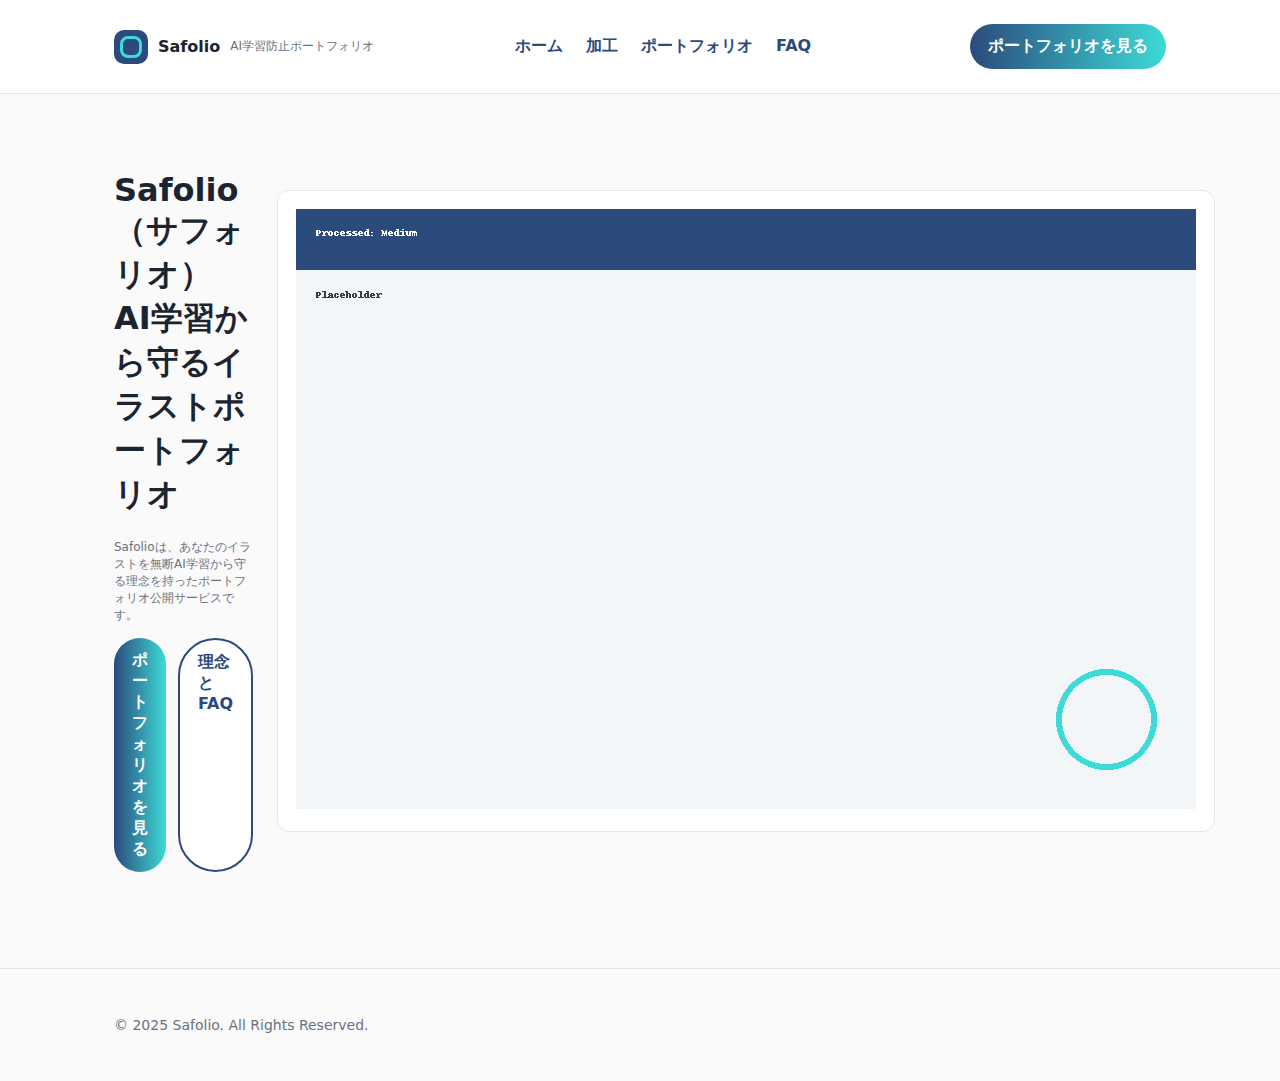
<file: index.html>
<!doctype html><html lang="ja"><head>
<meta charset="utf-8"><meta name="viewport" content="width=device-width, initial-scale=1">
<title>Safolio — AI学習から守るイラストポートフォリオ</title>
<link rel="stylesheet" href="styles.css">
</head><body>
<header class="header">
  <div class="container inner">
    <div class="brand">
      <div class="logo"></div>
      <strong>Safolio</strong><span class="small">AI学習防止ポートフォリオ</span>
    </div>
    <nav class="nav">
      <a href="index.html">ホーム</a>
      <a href="process.html">加工</a>
      <a href="portfolio.html">ポートフォリオ</a>
      <a href="faq.html">FAQ</a>
    </nav>
    <div>
      <a class="btn primary" href="portfolio.html">ポートフォリオを見る</a>
    </div>
  </div>
</header>

<main class="container">
  <section class="hero">
    <div>
      <h1>Safolio（サフォリオ）<br>AI学習から守るイラストポートフォリオ</h1>
      <p class="small">Safolioは、あなたのイラストを無断AI学習から守る理念を持ったポートフォリオ公開サービスです。</p>
      <div style="display:flex; gap:12px; margin-top:14px;">
        <a class="btn primary" href="portfolio.html">ポートフォリオを見る</a>
        <a class="btn ghost" href="faq.html">理念とFAQ</a>
      </div>
    </div>
    <div class="card">
      <img class="preview-img" src="assets/preview_processed_medium.png" alt="hero">
    </div>
  </section>
</main>

<footer class="footer">
  <div class="container">© 2025 Safolio. All Rights Reserved.</div>
</footer>
<script src="script.js"></script>
</body></html>
</file>
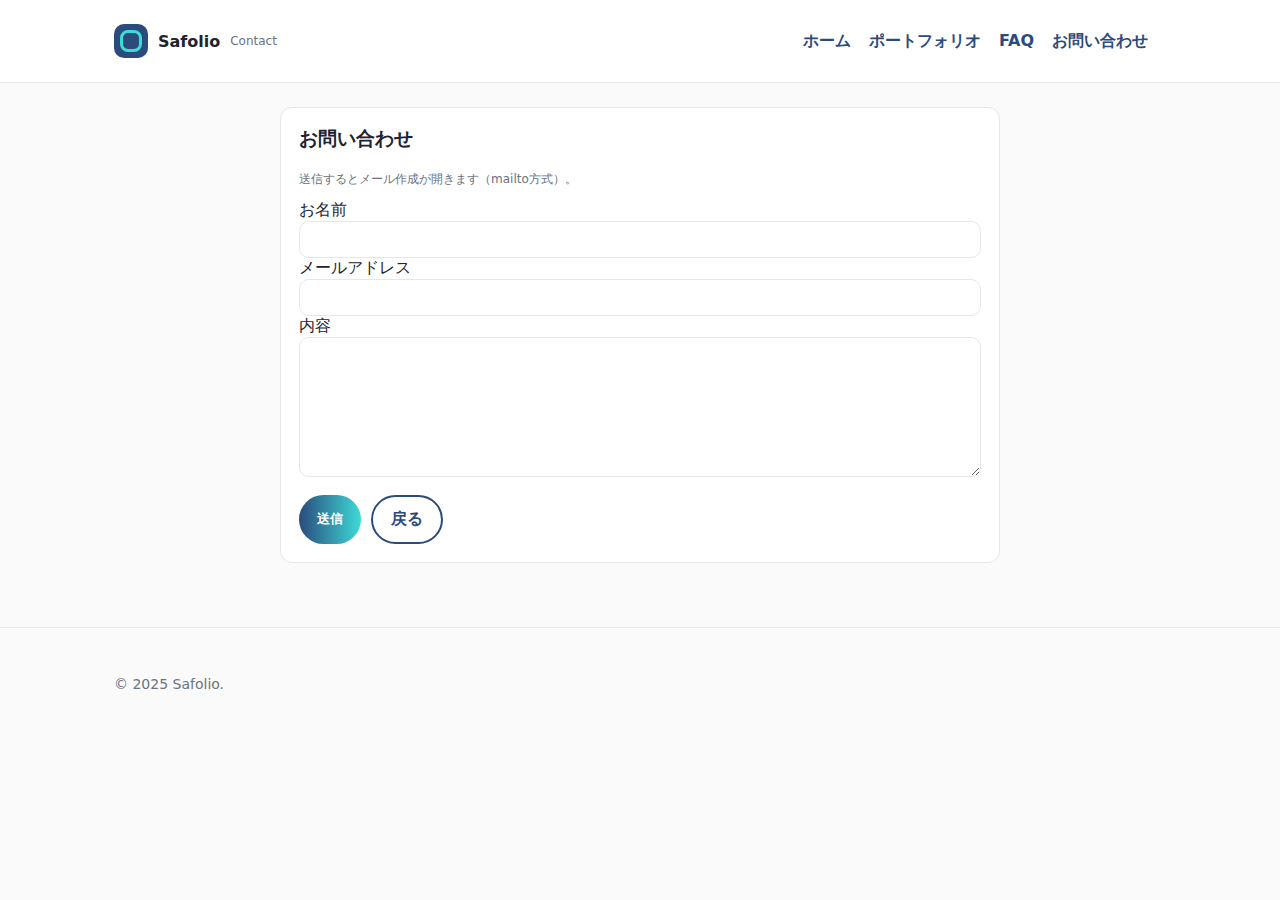
<file: contact.html>
<!doctype html><html lang="ja"><head><meta charset="utf-8"><meta name="viewport" content="width=device-width, initial-scale=1">
<title>Safolio — お問い合わせ</title><meta name="robots" content="index,follow,noai,noimageai"><link rel="stylesheet" href="styles.css"></head>
<body><header class="header"><div class="container inner">
  <div class="brand"><div class="logo"></div><strong>Safolio</strong><span class="small">Contact</span></div>
  <nav class="nav"><a href="index.html">ホーム</a><a href="portfolio.html">ポートフォリオ</a><a href="faq.html">FAQ</a><a href="contact.html">お問い合わせ</a></nav>
</div></header>
<main class="container"><section class="card" style="max-width:720px;margin:0 auto">
  <h3 style="margin-top:0">お問い合わせ</h3><p class="small">送信するとメール作成が開きます（mailto方式）。</p>
  <form onsubmit="sendMail(event)"><label>お名前</label><input required id="name" style="width:100%;padding:10px;border-radius:10px;border:1px solid #e5e7eb">
    <label>メールアドレス</label><input required type="email" id="email" style="width:100%;padding:10px;border-radius:10px;border:1px solid #e5e7eb">
    <label>内容</label><textarea required id="msg" style="width:100%;padding:10px;border-radius:10px;border:1px solid #e5e7eb;height:140px"></textarea>
    <div style="margin-top:14px;display:flex;gap:10px"><button class="btn primary" type="submit">送信</button><a class="btn" href="index.html">戻る</a></div>
  </form>
</section></main>
<footer class="footer"><div class="container">© 2025 Safolio.</div></footer>
<script>
function sendMail(e){
  e.preventDefault();
  var to='contact@example.com'; var subject=encodeURIComponent('[Safolio お問い合わせ] '+document.getElementById('name').value);
  var body=encodeURIComponent('お名前: '+document.getElementById('name').value+'\nメール: '+document.getElementById('email').value+'\n\n'+document.getElementById('msg').value);
  location.href='mailto:'+to+'?subject='+subject+'&body='+body;
}
</script></body></html>
</file>
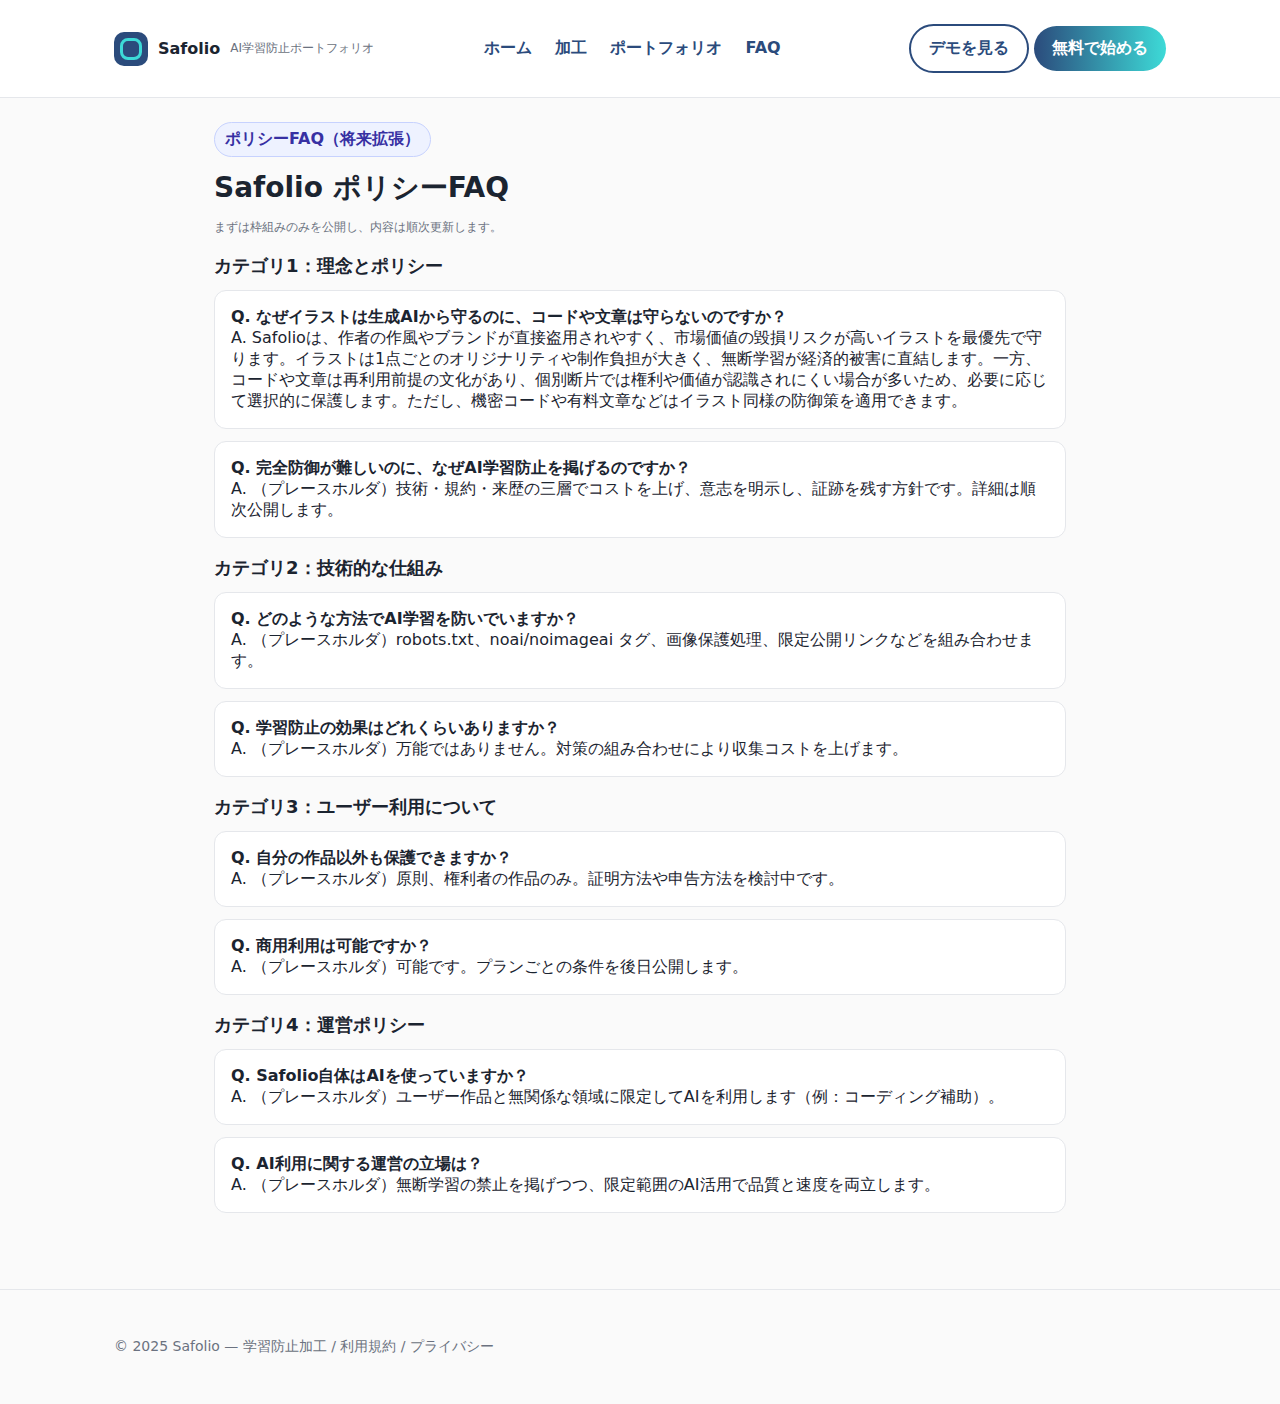
<file: faq.html>
<!doctype html><html lang="ja"><head>
<meta charset="utf-8"><meta name="viewport" content="width=device-width, initial-scale=1">
<title>Safolio — ポリシーFAQ</title>
<link rel="stylesheet" href="styles.css">
<style>
.faq{max-width:900px;margin:0 auto}
.faq h1{font-size:28px;margin:12px 0 6px}
.faq h2{font-size:18px;margin:18px 0 8px}
.faq .q{font-weight:800}
.faq .a{color:var(--text)}
.faq .item{background:#fff;border:1px solid #e5e7eb;border-radius:12px;padding:16px;margin:12px 0}
.badge.sec{background:#eef2ff;border:1px solid #c7d2fe;color:#3730a3}
</style>
</head><body>
<header class="header">
  <div class="container inner">
    <div class="brand">
      <div class="logo"></div>
      <strong>Safolio</strong><span class="small">AI学習防止ポートフォリオ</span>
    </div>
    <nav class="nav">
      <a href="index.html">ホーム</a>
      <a href="process.html">加工</a>
      <a href="portfolio.html">ポートフォリオ</a>
      <a href="faq.html">FAQ</a>
    </nav>
    <div>
      <a class="btn ghost" href="process.html">デモを見る</a>
      <a class="btn primary" href="process.html">無料で始める</a>
    </div>
  </div>
</header>

<main class="container faq">
  <div class="badge sec">ポリシーFAQ（将来拡張）</div>
  <h1>Safolio ポリシーFAQ</h1>
  <p class="small">まずは枠組みのみを公開し、内容は順次更新します。</p>

  <h2>カテゴリ1：理念とポリシー</h2>
  <div class="item">
    <div class="q">Q. なぜイラストは生成AIから守るのに、コードや文章は守らないのですか？</div>
    <div class="a">A. Safolioは、作者の作風やブランドが直接盗用されやすく、市場価値の毀損リスクが高いイラストを最優先で守ります。イラストは1点ごとのオリジナリティや制作負担が大きく、無断学習が経済的被害に直結します。一方、コードや文章は再利用前提の文化があり、個別断片では権利や価値が認識されにくい場合が多いため、必要に応じて選択的に保護します。ただし、機密コードや有料文章などはイラスト同様の防御策を適用できます。</div>
  </div>
  <div class="item">
    <div class="q">Q. 完全防御が難しいのに、なぜAI学習防止を掲げるのですか？</div>
    <div class="a">A. （プレースホルダ）技術・規約・来歴の三層でコストを上げ、意志を明示し、証跡を残す方針です。詳細は順次公開します。</div>
  </div>

  <h2>カテゴリ2：技術的な仕組み</h2>
  <div class="item">
    <div class="q">Q. どのような方法でAI学習を防いでいますか？</div>
    <div class="a">A. （プレースホルダ）robots.txt、noai/noimageai タグ、画像保護処理、限定公開リンクなどを組み合わせます。</div>
  </div>
  <div class="item">
    <div class="q">Q. 学習防止の効果はどれくらいありますか？</div>
    <div class="a">A. （プレースホルダ）万能ではありません。対策の組み合わせにより収集コストを上げます。</div>
  </div>

  <h2>カテゴリ3：ユーザー利用について</h2>
  <div class="item">
    <div class="q">Q. 自分の作品以外も保護できますか？</div>
    <div class="a">A. （プレースホルダ）原則、権利者の作品のみ。証明方法や申告方法を検討中です。</div>
  </div>
  <div class="item">
    <div class="q">Q. 商用利用は可能ですか？</div>
    <div class="a">A. （プレースホルダ）可能です。プランごとの条件を後日公開します。</div>
  </div>

  <h2>カテゴリ4：運営ポリシー</h2>
  <div class="item">
    <div class="q">Q. Safolio自体はAIを使っていますか？</div>
    <div class="a">A. （プレースホルダ）ユーザー作品と無関係な領域に限定してAIを利用します（例：コーディング補助）。</div>
  </div>
  <div class="item">
    <div class="q">Q. AI利用に関する運営の立場は？</div>
    <div class="a">A. （プレースホルダ）無断学習の禁止を掲げつつ、限定範囲のAI活用で品質と速度を両立します。</div>
  </div>
</main>

<footer class="footer">
  <div class="container">
    © 2025 Safolio — 学習防止加工 / 利用規約 / プライバシー
  </div>
</footer>
<script src="script.js"></script>
</body></html>
</file>
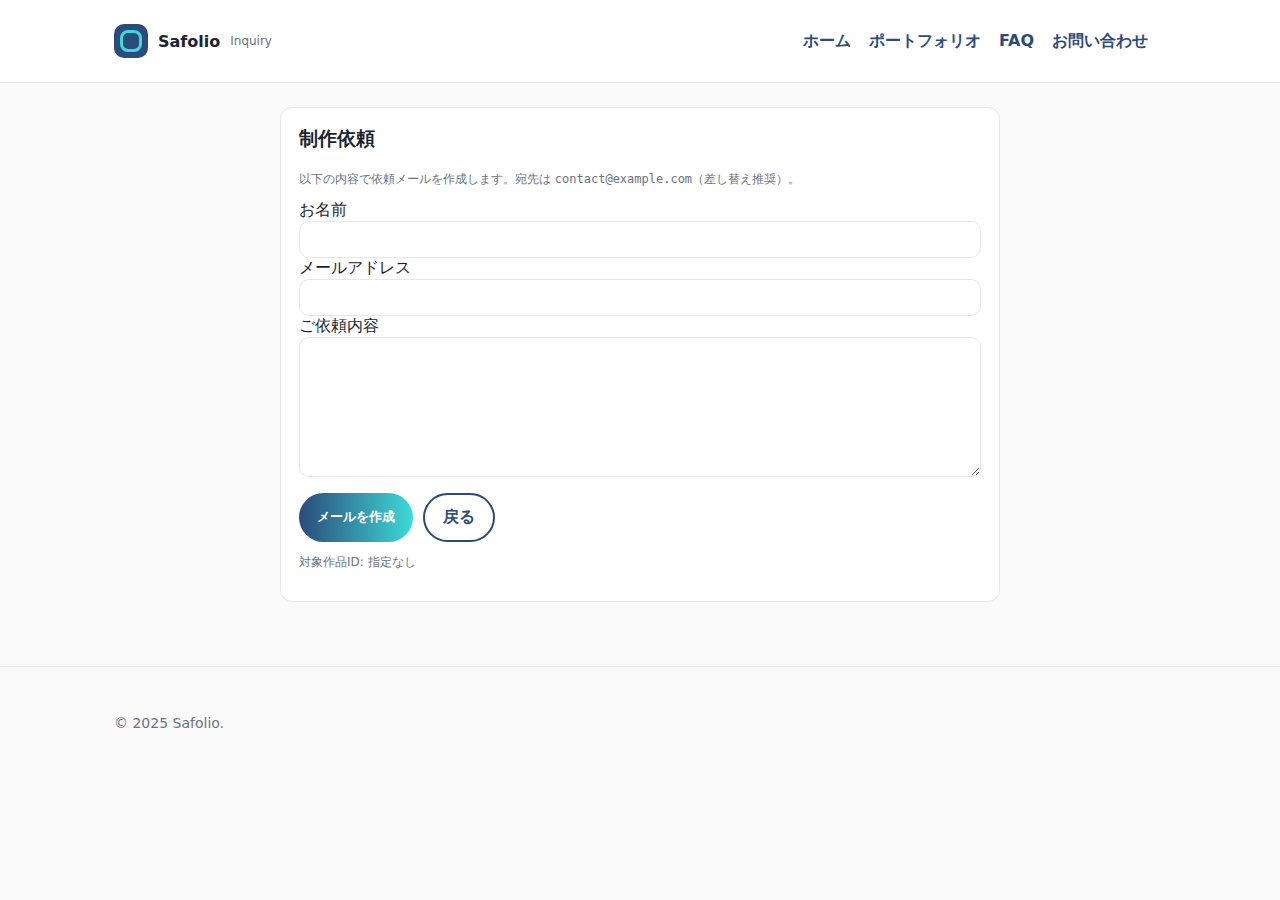
<file: inquiry.html>
<!doctype html><html lang="ja"><head><meta charset="utf-8"><meta name="viewport" content="width=device-width, initial-scale=1">
<title>Safolio — 依頼フォーム</title><meta name="robots" content="index,follow,noai,noimageai"><link rel="stylesheet" href="styles.css"></head>
<body><header class="header"><div class="container inner">
  <div class="brand"><div class="logo"></div><strong>Safolio</strong><span class="small">Inquiry</span></div>
  <nav class="nav"><a href="index.html">ホーム</a><a href="portfolio.html">ポートフォリオ</a><a href="faq.html">FAQ</a><a href="contact.html">お問い合わせ</a></nav>
</div></header>
<main class="container"><section class="card" style="max-width:720px;margin:0 auto">
  <h3 style="margin-top:0">制作依頼</h3><p class="small">以下の内容で依頼メールを作成します。宛先は <code>contact@example.com</code>（差し替え推奨）。</p>
  <form onsubmit="sendMail(event)"><input type="hidden" id="workId">
    <label>お名前</label><input required id="name" style="width:100%;padding:10px;border-radius:10px;border:1px solid #e5e7eb">
    <label>メールアドレス</label><input required type="email" id="email" style="width:100%;padding:10px;border-radius:10px;border:1px solid #e5e7eb">
    <label>ご依頼内容</label><textarea required id="msg" style="width:100%;padding:10px;border-radius:10px;border:1px solid #e5e7eb;height:140px"></textarea>
    <div style="margin-top:12px;display:flex;gap:10px;flex-wrap:wrap"><button class="btn primary" type="submit">メールを作成</button><a class="btn" href="portfolio.html">戻る</a></div>
  </form>
  <p class="small" id="hint"></p>
</section></main>
<footer class="footer"><div class="container">© 2025 Safolio.</div></footer>
<script>
var p=new URLSearchParams(location.search); var id=parseInt(p.get('id')||p.get('workId')||'0',10);
document.getElementById('workId').value=id||''; document.getElementById('hint').textContent=id?('対象作品ID: '+id):'対象作品ID: 指定なし';
function sendMail(e){
  e.preventDefault();
  var to='contact@example.com';
  var subject=encodeURIComponent('[Safolio 制作依頼] 作品ID: '+(document.getElementById('workId').value||'なし'));
  var body=encodeURIComponent('お名前: '+document.getElementById('name').value+'\nメール: '+document.getElementById('email').value+'\n作品ID: '+(document.getElementById('workId').value||'なし')+'\n参照URL: '+(location.origin+'/portfolio.html')+'\n\n'+document.getElementById('msg').value);
  try{ SA.track('inquiry_send',{id:(document.getElementById('workId').value||null)}); }catch(e){}
  location.href='mailto:'+to+'?subject='+subject+'&body='+body;
}
</script></body></html>
</file>
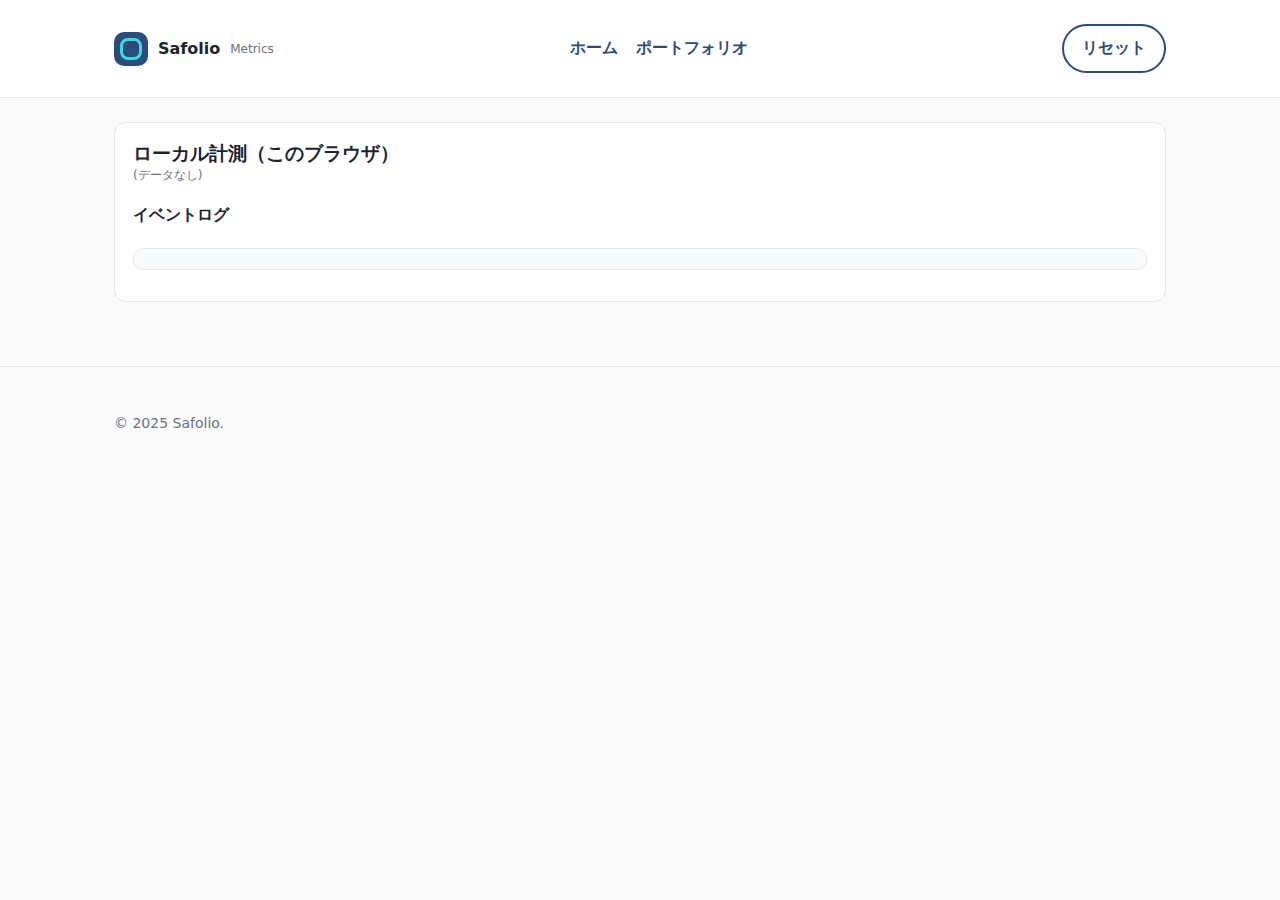
<file: metrics.html>
<!doctype html><html lang="ja"><head><meta charset="utf-8"><meta name="viewport" content="width=device-width, initial-scale=1">
<title>Safolio — 計測</title><meta name="robots" content="noindex,noai,noimageai"><link rel="stylesheet" href="styles.css"></head>
<body><header class="header"><div class="container inner">
  <div class="brand"><div class="logo"></div><strong>Safolio</strong><span class="small">Metrics</span></div>
  <nav class="nav"><a href="index.html">ホーム</a><a href="portfolio.html">ポートフォリオ</a></nav>
  <div><a class="btn" href="#" id="reset">リセット</a></div>
</div></header>
<main class="container"><section class="card">
  <h3 style="margin:0">ローカル計測（このブラウザ）</h3>
  <div id="stats" class="small"></div>
  <h4>イベントログ</h4>
  <pre id="log" style="white-space:pre-wrap;background:#f8fafc;padding:10px;border-radius:10px;border:1px solid #e5e7eb;max-height:320px;overflow:auto"></pre>
</section></main>
<footer class="footer"><div class="container">© 2025 Safolio.</div></footer>
<script>
function fmt(ts){var d=new Date(ts);return d.toLocaleString();}
function render(){var d=JSON.parse(localStorage.getItem('safolio_metrics')||'{}');var ev=d.events||{};
  document.getElementById('stats').textContent=Object.keys(ev).map(function(k){return k+': '+ev[k];}).join('\n')||'(データなし)';
  document.getElementById('log').textContent=(d.log||[]).map(function(x){return '['+fmt(x.t)+'] '+x.ev+' '+(x.data?JSON.stringify(x.data):'');}).join('\n');}
document.getElementById('reset').addEventListener('click', function(e){e.preventDefault();localStorage.removeItem('safolio_metrics');render();});
render();
</script></body></html>
</file>
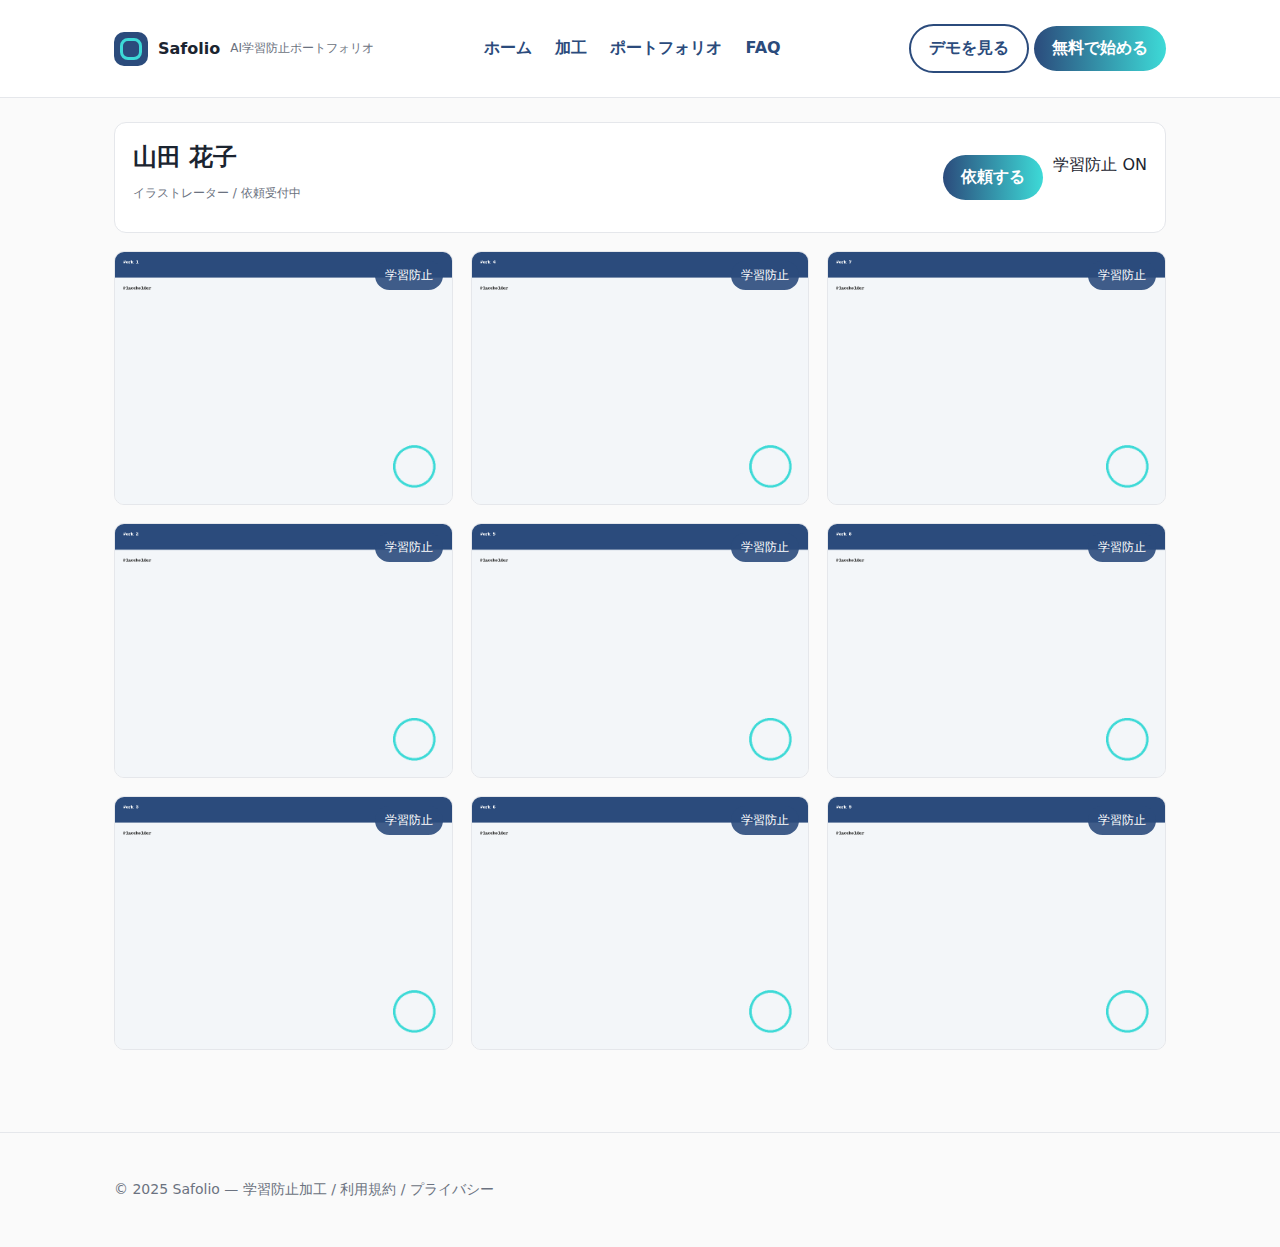
<file: portfolio.html>
<!doctype html><html lang="ja"><head>
<meta charset="utf-8"><meta name="viewport" content="width=device-width, initial-scale=1">
<title>Safolio — ポートフォリオ</title>
<link rel="stylesheet" href="styles.css">
</head><body>

<header class="header">
  <div class="container inner">
    <div class="brand">
      <div class="logo"></div>
      <strong>Safolio</strong><span class="small">AI学習防止ポートフォリオ</span>
    </div>
    <nav class="nav">
      <a href="index.html">ホーム</a>
      <a href="process.html">加工</a>
      <a href="portfolio.html">ポートフォリオ</a>
      <a href="faq.html">FAQ</a>
    </nav>
    <div>
      <a class="btn ghost" href="process.html">デモを見る</a>
      <a class="btn primary" href="process.html">無料で始める</a>
    </div>
  </div>
</header>

<main class="container">
  <section class="card" style="display:flex;align-items:center;justify-content:space-between;gap:20px">
    <div>
      <h2 style="margin:0">山田 花子</h2>
      <p class="small">イラストレーター / 依頼受付中</p>
    </div>
    <div style="display:flex; gap:10px">
      <a class="btn primary" href="#">依頼する</a>
      <span class="pill">学習防止 ON</span>
    </div>
  </section>

  <section style="margin-top:18px">
    <div class="gallery">
      <div class="tile"><img src="assets/work_1.png" alt="w1"><div class="shield">学習防止</div></div><div class="tile"><img src="assets/work_2.png" alt="w2"><div class="shield">学習防止</div></div><div class="tile"><img src="assets/work_3.png" alt="w3"><div class="shield">学習防止</div></div><div class="tile"><img src="assets/work_4.png" alt="w4"><div class="shield">学習防止</div></div><div class="tile"><img src="assets/work_5.png" alt="w5"><div class="shield">学習防止</div></div><div class="tile"><img src="assets/work_6.png" alt="w6"><div class="shield">学習防止</div></div><div class="tile"><img src="assets/work_7.png" alt="w7"><div class="shield">学習防止</div></div><div class="tile"><img src="assets/work_8.png" alt="w8"><div class="shield">学習防止</div></div><div class="tile"><img src="assets/work_9.png" alt="w9"><div class="shield">学習防止</div></div>
    </div>
  </section>
</main>

<div id="modal" class="modal">
  <div class="content">
    <div class="top"><strong>作品詳細</strong><span class="close">×</span></div>
    <div class="body">
      <img src="assets/work_1.png" style="width:100%;border-radius:8px;border:1px solid #eee">
      <p class="small">ダウンロードは制限されています。限定公開リンクを発行してください。</p>
      <div style="display:flex;gap:10px">
        <a class="btn" href="#">限定公開リンク</a>
        <a class="btn primary" href="#">依頼する</a>
      </div>
    </div>
  </div>
</div>


<footer class="footer">
  <div class="container">
    © 2025 Safolio — 学習防止加工 / 利用規約 / プライバシー
  </div>
</footer>

<script src="script.js"></script>
</body></html>
</file>
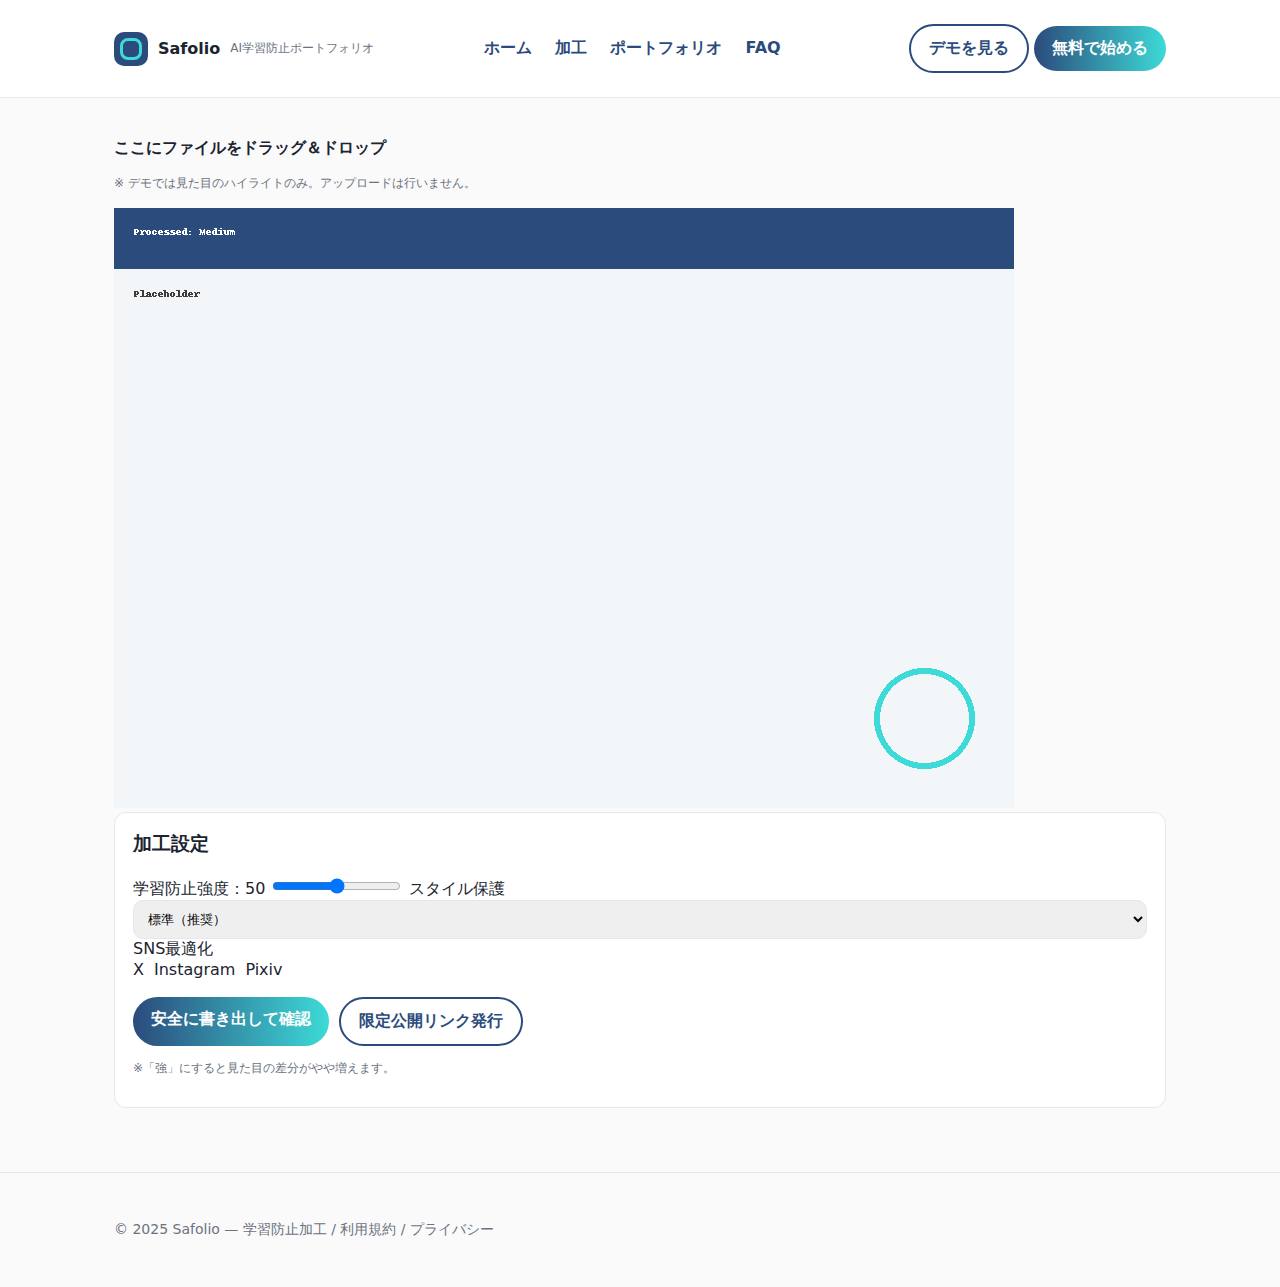
<file: process.html>
<!doctype html><html lang="ja"><head>
<meta charset="utf-8"><meta name="viewport" content="width=device-width, initial-scale=1">
<title>Safolio — 学習防止加工デモ</title>
<link rel="stylesheet" href="styles.css">
</head><body>

<header class="header">
  <div class="container inner">
    <div class="brand">
      <div class="logo"></div>
      <strong>Safolio</strong><span class="small">AI学習防止ポートフォリオ</span>
    </div>
    <nav class="nav">
      <a href="index.html">ホーム</a>
      <a href="process.html">加工</a>
      <a href="portfolio.html">ポートフォリオ</a>
      <a href="faq.html">FAQ</a>
    </nav>
    <div>
      <a class="btn ghost" href="process.html">デモを見る</a>
      <a class="btn primary" href="process.html">無料で始める</a>
    </div>
  </div>
</header>

<main class="container">
  <div class="split">
    <section>
      <div class="uploader" id="uploader">
        <p><strong>ここにファイルをドラッグ＆ドロップ</strong></p>
        <p class="small">※ デモでは見た目のハイライトのみ。アップロードは行いません。</p>
      </div>
      <div class="preview-wrap" style="margin-top:16px">
        <img id="preview" class="preview-img" src="assets/preview_processed_medium.png" alt="preview">
      </div>
    </section>
    <aside class="card form">
      <h3 style="margin-top:0">加工設定</h3>
      <label>学習防止強度：<span class="pill"><span id="strengthVal">50</span></span></label>
      <input type="range" id="strength" min="0" max="100" value="50">
      <label>スタイル保護</label>
      <select style="width:100%;padding:10px;border-radius:10px;border:1px solid #e5e7eb">
        <option>標準（推奨）</option>
        <option>線画重視</option>
        <option>彩色重視</option>
      </select>
      <label>SNS最適化</label>
      <div style="display:flex; gap:10px; flex-wrap:wrap;">
        <span class="pill">X</span><span class="pill">Instagram</span><span class="pill">Pixiv</span>
      </div>
      <div style="margin-top:18px;display:flex;gap:10px;flex-wrap:wrap">
        <a class="btn primary" href="portfolio.html">安全に書き出して確認</a>
        <a class="btn" href="portfolio.html">限定公開リンク発行</a>
      </div>
      <p class="small" style="margin-top:14px;color:var(--muted)">※「強」にすると見た目の差分がやや増えます。</p>
    </aside>
  </div>
</main>

<footer class="footer">
  <div class="container">
    © 2025 Safolio — 学習防止加工 / 利用規約 / プライバシー
  </div>
</footer>

<script src="script.js"></script>
</body></html>
</file>
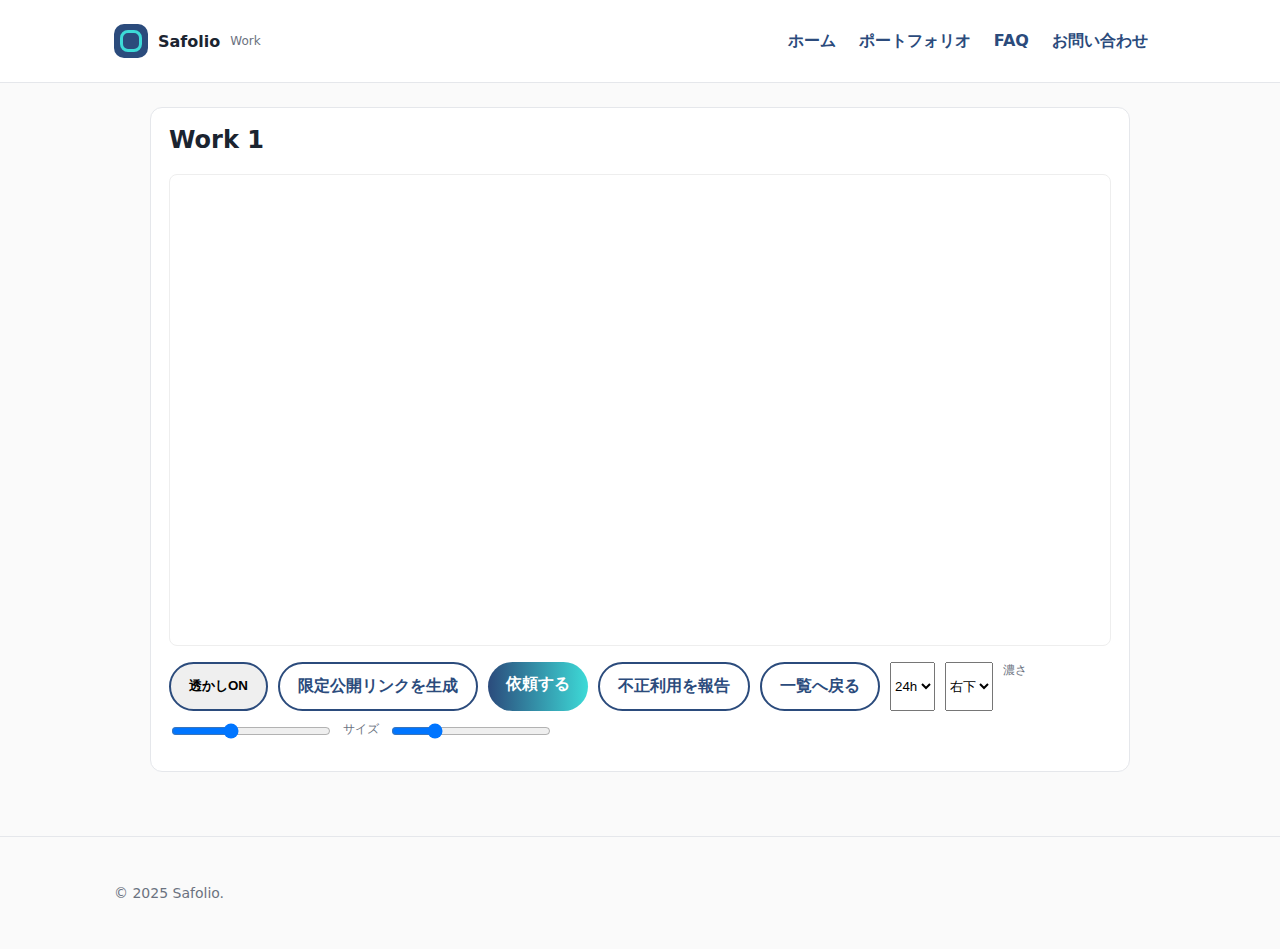
<file: work.html>
<!doctype html><html lang="ja">
<head>
  <meta charset="utf-8">
  <meta name="viewport" content="width=device-width, initial-scale=1">
  <title>Safolio — 作品詳細</title>
  <meta name="robots" content="index,follow,noai,noimageai">
  <link rel="stylesheet" href="styles.css?v=4">
</head>
<body oncontextmenu="return false;">
<header class="header">
  <div class="container inner">
    <div class="brand"><div class="logo"></div><strong>Safolio</strong><span class="small">Work</span></div>
    <nav class="nav">
      <a href="index.html">ホーム</a>
      <a href="portfolio.html">ポートフォリオ</a>
      <a href="faq.html">FAQ</a>
      <a href="contact.html">お問い合わせ</a>
    </nav>
  </div>
</header>

<main class="container">
  <section class="card" style="max-width:980px;margin:0 auto">
    <h2 id="workTitle" style="margin-top:0">作品</h2>
    <canvas id="wmCanvas" style="width:100%;border-radius:8px;border:1px solid #eee;max-height:70vh"></canvas>

    <div data-controls="wm" style="display:flex;gap:10px;flex-wrap:wrap;margin:12px 0">
      <button class="btn" id="wmToggle" type="button">透かしON</button>
      <a class="btn" id="shareBtn" href="#">限定公開リンクを生成</a>
      <a class="btn primary" id="inquiryBtn" href="#">依頼する</a>
      <a class="btn" id="reportBtn" href="#">不正利用を報告</a>
      <a class="btn" href="portfolio.html">一覧へ戻る</a>

      <select id="expirySel">
        <option value="1">1h</option>
        <option value="24" selected>24h</option>
        <option value="168">7d</option>
      </select>
      <select id="wmPos">
        <option value="br" selected>右下</option>
        <option value="bl">左下</option>
        <option value="tr">右上</option>
        <option value="tl">左上</option>
      </select>
      <span class="small">濃さ</span>
      <input type="range" id="wmAlpha" min="0.05" max="0.6" step="0.05" value="0.25" style="width:160px">
      <span class="small">サイズ</span>
      <input type="range" id="wmScale" min="0.02" max="0.08" step="0.005" value="0.035" style="width:160px">
    </div>

    <p class="small" id="status"></p>
  </section>
</main>

<footer class="footer"><div class="container">© 2025 Safolio.</div></footer>

<!-- 作品データ（works.js がある場合は読み込み） -->
<script src="works.js"></script>
<script>
  // ===== 透かし設定（ページ内で自己完結） =====
  const WM = { alpha: 0.25, scale: 0.035, pos: 'br' };
  let wmOn = false;

  // ===== 画像描画（透かし込み） =====
  function drawWithWatermark(src) {
    const canvas = document.getElementById('wmCanvas');
    const ctx = canvas.getContext('2d');
    const img = new Image();
    img.crossOrigin = 'anonymous';
    img.onload = () => {
      const maxW = canvas.clientWidth || 900;
      const ratio = img.height / img.width;
      const w = maxW, h = Math.round(w * ratio);
      canvas.width = w; canvas.height = h;
      ctx.clearRect(0,0,w,h);
      ctx.drawImage(img, 0, 0, w, h);
      if (wmOn) {
        ctx.globalAlpha = WM.alpha;
        ctx.font = Math.floor(w * WM.scale) + 'px sans-serif';
        ctx.fillStyle = '#2B4B7C';
        ctx.textAlign = (WM.pos.endsWith('r') ? 'right' : 'left');
</file>
<file: styles.css>
:root{--brand:#2B4B7C;--accent:#3DDAD7;--bg:#FAFAFA;--text:#1b2430;--muted:#6b7280;--card:#FFFFFF;--radius:12px}
*{box-sizing:border-box} html,body{margin:0;padding:0;font-family:system-ui, -apple-system, 'Segoe UI', Roboto, 'Noto Sans JP', sans-serif;color:var(--text);background:var(--bg)}
a{text-decoration:none;color:var(--brand)} .container{max-width:1100px;margin:0 auto;padding:24px}
.header{background:#fff;border-bottom:1px solid #e5e7eb;position:sticky;top:0;z-index:10}
.header .inner{display:flex;align-items:center;gap:20px;justify-content:space-between}
.nav a{margin-right:18px;font-weight:600}
.brand{display:flex;align-items:center;gap:10px}
.brand .logo{width:34px;height:34px;background:var(--brand);border-radius:10px;position:relative}
.brand .logo:after{content:'';position:absolute;inset:6px;border:3px solid var(--accent);border-radius:8px}
.btn{display:inline-block;padding:12px 18px;border-radius:999px;border:2px solid var(--brand);font-weight:700}
.btn.primary{background:linear-gradient(90deg, var(--brand), var(--accent));border:none;color:#fff}
.btn.ghost{background:#fff;color:var(--brand)}
.hero{display:grid;grid-template-columns:1.3fr 1fr;gap:24px;align-items:center;padding:32px 0}
.card{background:var(--card);border:1px solid #e5e7eb;border-radius:var(--radius);padding:18px}
.grid-3{display:grid;grid-template-columns:repeat(3,1fr);gap:18px}
.section-title{font-size:22px;margin:24px 0 12px;font-weight:800}
.footer{margin-top:40px;padding:24px;color:var(--muted);font-size:14px;border-top:1px solid #e5e7eb}
.badge{display:inline-flex;align-items:center;gap:8px;background:#e6f9f8;color:#075f5b;padding:6px 10px;border-radius:999px;font-weight:700}
/* Portfolio */
.gallery{columns:3 280px;column-gap:18px}
.tile{break-inside:avoid;margin:0 0 18px;position:relative}
.tile img{width:100%;border-radius:10px;border:1px solid #e5e7eb;display:block}
.shield{position:absolute;top:10px;right:10px;background:rgba(43,75,124,.9);color:#fff;padding:6px 10px;border-radius:999px;font-size:12px}
.modal{position:fixed;inset:0;background:rgba(0,0,0,.5);display:none;align-items:center;justify-content:center;padding:20px}
.modal .content{background:#fff;max-width:900px;width:100%;border-radius:12px;overflow:hidden}
.modal .top{display:flex;justify-content:space-between;align-items:center;padding:10px 16px;border-bottom:1px solid #eee}
.modal .body{padding:16px}
.close{cursor:pointer;font-size:20px;color:var(--muted)}
.small{font-size:12px;color:var(--muted)}

/* --- modal above header & scrollable --- */
.modal {
  position: fixed;
  inset: 0;
  background: rgba(0,0,0,.5);
  display: none;
  align-items: center;
  justify-content: center;
  padding: 20px;
  z-index: 1000;           /* ヘッダーより前面に */
}

.modal .content {
  max-height: 90vh;        /* 画面に収まる高さに */
  overflow: auto;          /* 中身をスクロール可能に */
  border-radius: 12px;
}

/* モーダル表示中は背面スクロールを止める */
body.modal-open { overflow: hidden; }
</file>
